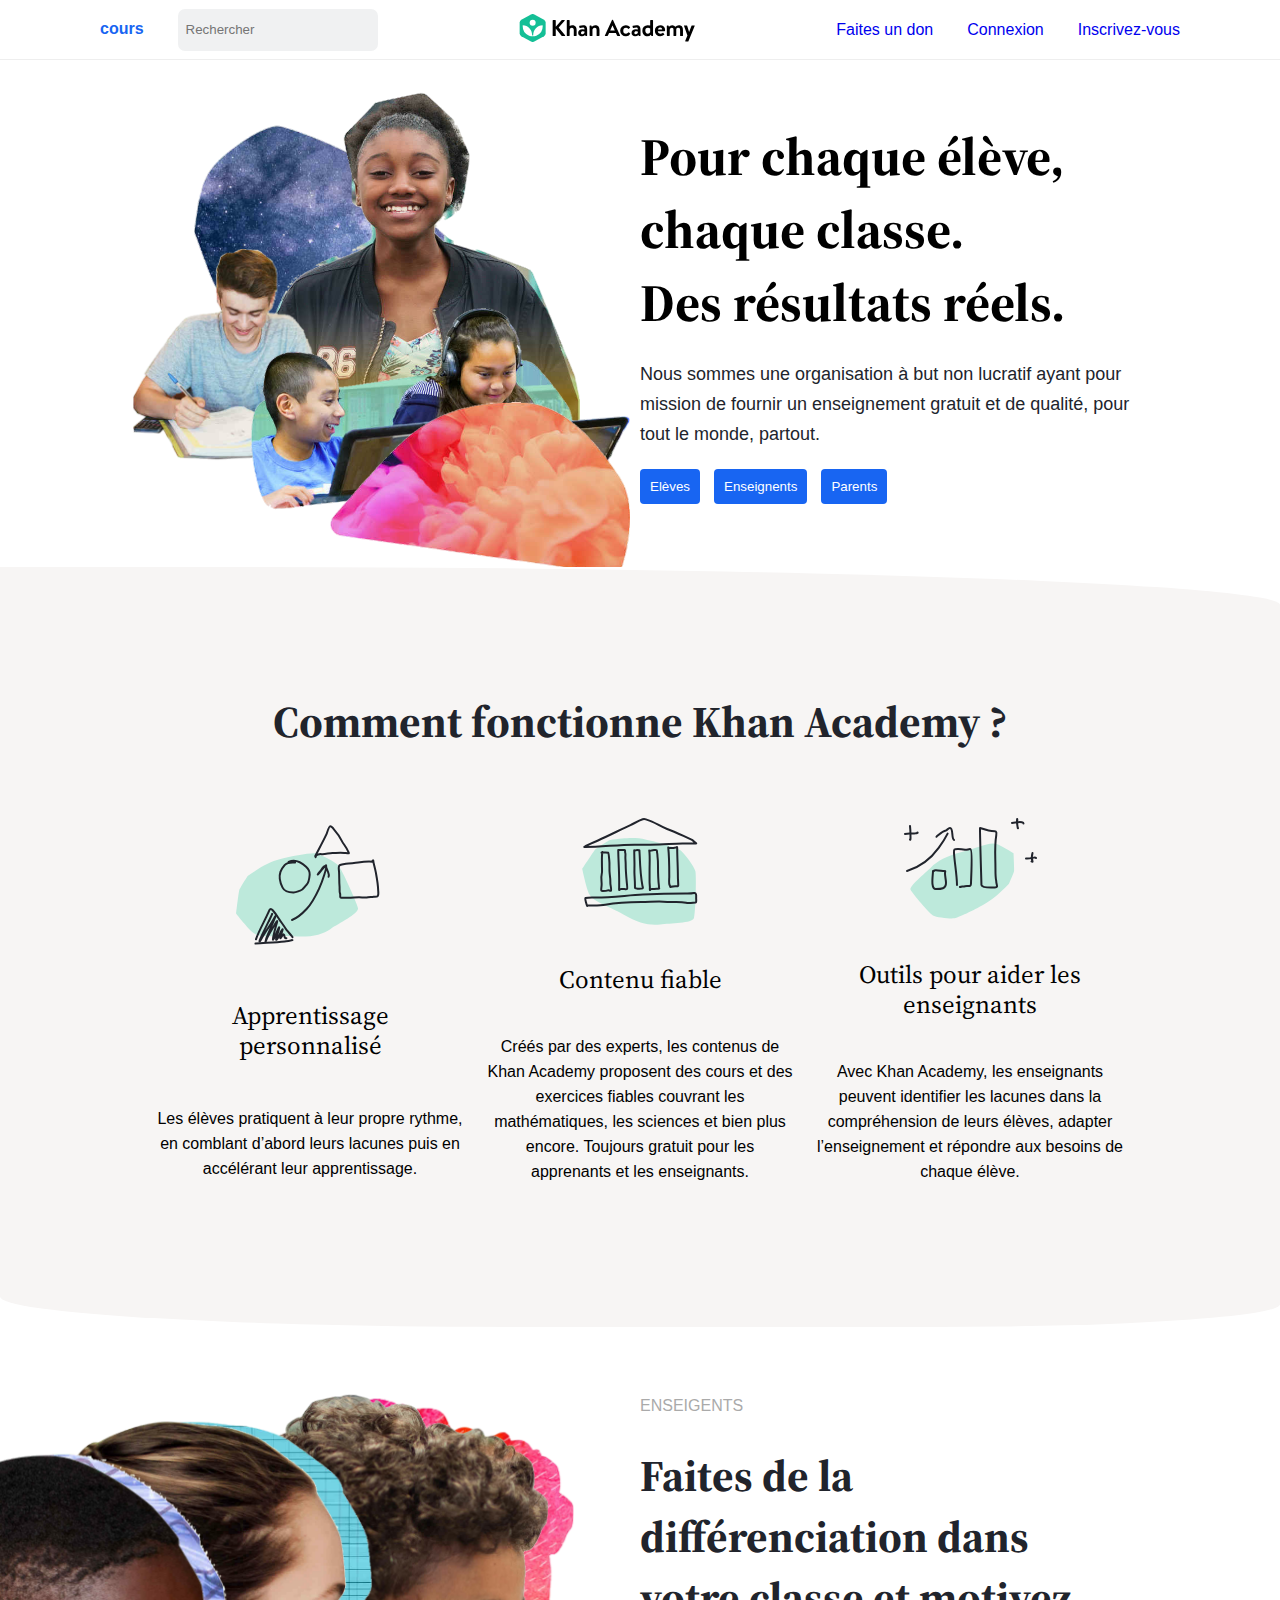
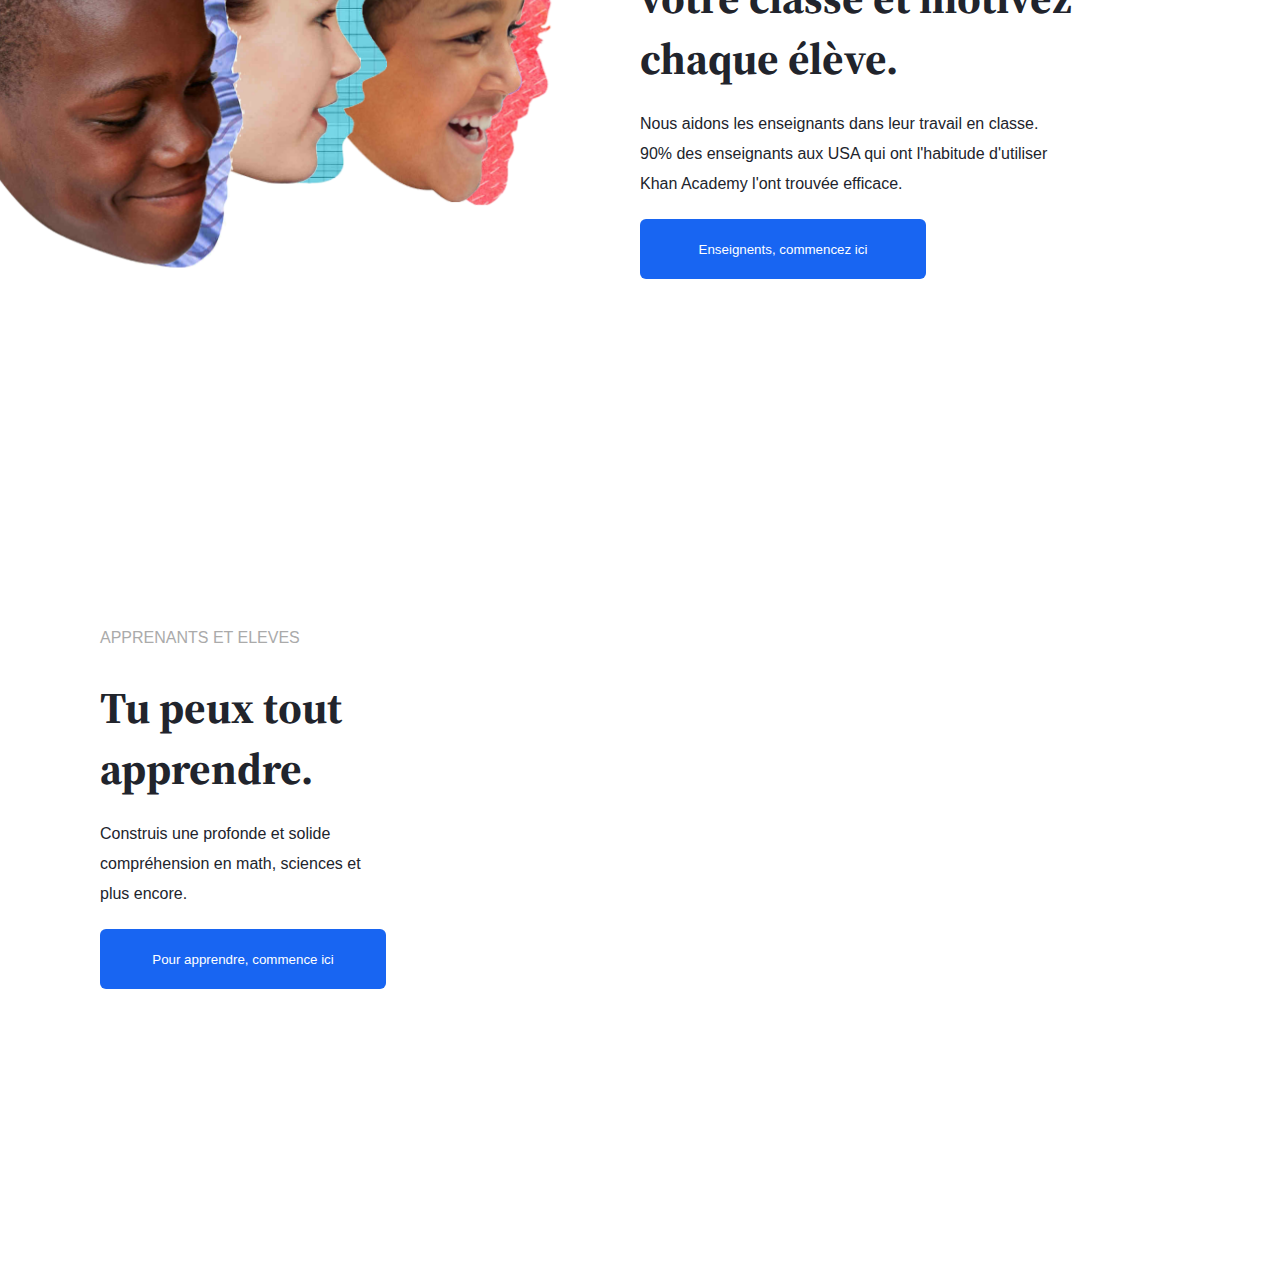
<file: index.html>
<!DOCTYPE html>
<html lang="en">
<head>

    <meta charset="UTF-8">
    <meta http-equiv="X-UA-Compatible" content="IE=edge">
    <meta name="viewport" content="width=device-width, initial-scale=1.0">
    <title>accueil</title>
    <link rel="stylesheet" href="style.css">
    <link rel="preconnect" href="https://fonts.googleapis.com">
    <link rel="preconnect" href="https://fonts.gstatic.com" crossorigin>
    <link href="https://fonts.googleapis.com/css2?family=Source+Serif+Pro:wght@200;400;600&display=swap" rel="stylesheet">
    
</head>
<body>
    <div class="menu">
        <div class="rech">
            <p>cours</p>
            <input type="text" id="champ" placeholder="Rechercher">
        </div>
        <div class="logo">
            <a href="#">
            <svg class="_1rt6g9t" aria-hidden="true" width="176px" height="28px" viewBox="0 0 176 28"><path d="M33.66,6.5A.54.54,0,0,1,34.21,6h2a.55.55,0,0,1,.55.55v6.2l5.79-6.52A.53.53,0,0,1,43,6h2.3a.48.48,0,0,1,.36.82l-6,6.75,6.43,7.69a.51.51,0,0,1-.41.81h-2.5a.55.55,0,0,1-.42-.16l-6-7.4v7a.56.56,0,0,1-.55.56h-2a.55.55,0,0,1-.55-.56Z"></path><path d="M47.78,6.45a.54.54,0,0,1,.5-.5h1.86a.52.52,0,0,1,.51.5v5.63a4.07,4.07,0,0,1,2.7-.9c3.38,0,4.3,2.34,4.3,5v5.32a.53.53,0,0,1-.51.51H55.28a.51.51,0,0,1-.5-.51V16.16c0-1.47-.67-2.36-1.93-2.36a2.18,2.18,0,0,0-2.2,1.86v5.85c0,.3-.14.51-.56.51H48.28a.52.52,0,0,1-.5-.51Z"></path><path d="M63.48,15.31a7.7,7.7,0,0,1,2,.3c0-1.35-.34-2-1.47-2a13.49,13.49,0,0,0-3,.39c-.35.12-.55-.13-.6-.45l-.23-1.2a.48.48,0,0,1,.34-.64,13.49,13.49,0,0,1,3.63-.53c3.31,0,4,1.72,4,4.62v5.71a.51.51,0,0,1-.51.51h-.78c-.18,0-.32-.07-.46-.37l-.3-.71a4.66,4.66,0,0,1-3.33,1.33,3.38,3.38,0,0,1-3.58-3.63C59.25,16.76,60.79,15.31,63.48,15.31Zm.07,4.82A2.27,2.27,0,0,0,65.45,19V17.45a4.23,4.23,0,0,0-1.56-.32c-1.22,0-1.88.57-1.88,1.51A1.4,1.4,0,0,0,63.55,20.13Z"></path><path d="M70.59,11.92a.51.51,0,0,1,.51-.51H72a.42.42,0,0,1,.44.32l.39,1a4.26,4.26,0,0,1,3.42-1.54c3.37,0,4.24,2.27,4.24,4.84v5.49A.52.52,0,0,1,80,22H78.1a.51.51,0,0,1-.51-.51V16c0-1.37-.55-2.22-1.83-2.22a2.34,2.34,0,0,0-2.3,1.65v6.06c0,.39-.16.51-.66.51H71.1a.53.53,0,0,1-.51-.51Z"></path><path d="M85.89,21.42,93,6a.4.4,0,0,1,.39-.25h.23A.39.39,0,0,1,94,6l7.07,15.45a.41.41,0,0,1-.39.6h-2a.66.66,0,0,1-.67-.46l-1.12-2.48H90.07l-1.13,2.48a.69.69,0,0,1-.66.46h-2A.4.4,0,0,1,85.89,21.42Zm9.91-4.89-2.29-5.05h-.07l-2.25,5.05Z"></path><path d="M107,11.18A5.24,5.24,0,0,1,111,13c.23.23.12.53-.11.76l-1,1.06c-.23.25-.48.13-.69-.07a2.84,2.84,0,0,0-2.11-.92,2.78,2.78,0,0,0-2.8,2.91,2.77,2.77,0,0,0,2.78,2.94,2.81,2.81,0,0,0,2.25-1.17.5.5,0,0,1,.66-.07l1,.87c.25.23.37.49.18.76a4.75,4.75,0,0,1-4.2,2.23,5.55,5.55,0,1,1,0-11.09Z"></path><path d="M116.83,15.31a7.82,7.82,0,0,1,2,.3c0-1.35-.35-2-1.47-2a13.5,13.5,0,0,0-3,.39c-.34.12-.55-.13-.59-.45l-.23-1.2a.48.48,0,0,1,.34-.64,13.49,13.49,0,0,1,3.63-.53c3.3,0,4,1.72,4,4.62v5.71a.51.51,0,0,1-.5.51h-.78c-.19,0-.32-.07-.46-.37l-.3-.71a4.68,4.68,0,0,1-3.33,1.33,3.38,3.38,0,0,1-3.58-3.63C112.61,16.76,114.15,15.31,116.83,15.31Zm.07,4.82A2.29,2.29,0,0,0,118.81,19V17.45a4.23,4.23,0,0,0-1.56-.32c-1.22,0-1.88.57-1.88,1.51A1.39,1.39,0,0,0,116.9,20.13Z"></path><path d="M128.62,11.18a7.67,7.67,0,0,1,2.55.44V6.45a.54.54,0,0,1,.5-.5h1.86a.52.52,0,0,1,.51.5V21.51a.51.51,0,0,1-.51.51h-.85c-.25,0-.41-.21-.5-.51l-.28-.83a4.55,4.55,0,0,1-3.46,1.59c-2.9,0-5.08-2.34-5.08-5.56A5.21,5.21,0,0,1,128.62,11.18Zm2.55,3.22a4.18,4.18,0,0,0-2.21-.6,2.68,2.68,0,0,0-2.64,2.91c0,1.5.85,2.94,2.51,2.94a2.43,2.43,0,0,0,2.34-1.47Z"></path><path d="M141.22,11.18a4.75,4.75,0,0,1,4.87,4.91c0,.16,0,.53-.05.69a.53.53,0,0,1-.5.48h-6.8a2.55,2.55,0,0,0,2.64,2.46,3.49,3.49,0,0,0,2.27-.78c.26-.21.53-.23.69,0l.9,1.19a.45.45,0,0,1-.05.69,6,6,0,0,1-3.95,1.45,5.37,5.37,0,0,1-5.37-5.56A5.37,5.37,0,0,1,141.22,11.18Zm2,4.2a1.94,1.94,0,0,0-2-1.83,2.11,2.11,0,0,0-2.25,1.83Z"></path><path d="M147.79,11.92a.51.51,0,0,1,.5-.51h.83a.4.4,0,0,1,.43.3l.39,1a4,4,0,0,1,3.24-1.54,3.61,3.61,0,0,1,3.17,1.61,4.53,4.53,0,0,1,3.42-1.61c3.39,0,4.2,2.16,4.2,4.91v5.42a.52.52,0,0,1-.53.51H161.6a.51.51,0,0,1-.5-.51V16c0-1.37-.51-2.22-1.84-2.22a2,2,0,0,0-2,1.1s0,.53,0,1v5.6a.52.52,0,0,1-.5.51H155a.5.5,0,0,1-.51-.51V16c0-1.37-.39-2.22-1.74-2.22a2.1,2.1,0,0,0-2,1.65v6.06a.52.52,0,0,1-.5.51h-1.86a.52.52,0,0,1-.5-.51Z"></path><path d="M165.07,12.1a.47.47,0,0,1,.46-.69h2.2a.42.42,0,0,1,.44.3l1.9,6.33h.05l2.41-6.33c.16-.28.34-.3.67-.3h2a.47.47,0,0,1,.46.69l-6.25,15.06a.53.53,0,0,1-.46.32h-2.2a.48.48,0,0,1-.46-.71l2.13-5.37Z"></path><path fill="#14bf96" d="M2.31,5.8A3.56,3.56,0,0,0,.66,8.6V19.4a3.56,3.56,0,0,0,1.65,2.8L12,27.62a3.75,3.75,0,0,0,3.3,0L25,22.2a3.56,3.56,0,0,0,1.65-2.8V8.6A3.56,3.56,0,0,0,25,5.8L15.31.38a3.75,3.75,0,0,0-3.3,0Z"></path><path fill="#ffffff" d="M23.61,11.32c-5.38,0-9.4,4.46-9.4,9.93v.23H13.13v-.23c0-5.47-4-9.91-9.42-9.93,0,.34,0,.69,0,1a9.91,9.91,0,0,0,6.4,9.32,10.47,10.47,0,0,0,3.59.64,10.64,10.64,0,0,0,3.62-.64,9.92,9.92,0,0,0,6.39-9.32C23.66,12,23.64,11.66,23.61,11.32Z"></path><circle fill="#ffffff" cx="13.66" cy="8.74" r="3"></circle></svg>
            </a>
        </div>
        <ul>
            <li><a href="#">Faites un don</a></li>
            <li><a href="page_connexion/connexion.html">Connexion</a></li>
            <li><a href="page_inscription/inscription.html">Inscrivez-vous</a></li>
        </ul>
    </div>
    <header>
        <div class="images_header">
            <div class="hd_img1">
                <!-- <img src="images/fastly-gray@2x.png"> -->
            </div>
            <div class="hd_img2">
                <img src="images/i7.png">
            </div>
            <div class="hd_img3">
                <img src="images/i2.png">
            </div>
            <div class="hd_img4">
                <img src="images/i3.png">
            </div>
            <div class="hd_img5">
                <img src="images/i4.png">
            </div>
            <div class="hd_img6">
                <img src="images/i8.png">
            </div>
        </div>

        <div class="texte_header">
            <h1>Pour chaque élève,<br> chaque classe.<br> Des résultats réels.</h1>
            <p>
              Nous sommes une organisation à but non lucratif ayant pour mission
              de fournir un enseignement gratuit et de qualité, pour tout le monde, partout.
            </p>
            <div class="header_btns">
                <button>Elèves</button>
                <button>Enseignents</button>
                <button>Parents</button>
            </div>
        </div>

    </header>
    <main>
        <section class="section1">
            <h2>Comment fonctionne Khan Academy ?</h2>
            <div class="articles">
                <article>
                    <svg fill="none" height="133" viewBox="0 0 148 133" width="148" xmlns="http://www.w3.org/2000/svg" aria-hidden="true"><path d="M11.6411 54.9121C26.4516 44.9142 33.1548 41.1105 44.5255 38.0781C55.8961 35.0457 75.6034 31.302 80.3953 32.5442C85.1872 33.7863 99.6711 41.0119 102.692 44.7422C105.704 48.4752 120.939 81.5386 122.005 87.1393C123.079 92.7304 102.891 102.317 94.6169 107.881C86.3432 113.445 75.0146 116.637 57.2285 115.332C39.4324 114.03 23.1391 118.375 15.3422 110.374C7.54523 102.373 0.0957031 92.5974 0.0957031 92.5974C0.0957031 92.5974 2.61459 71.4317 3.25604 69.2446C3.8975 67.0575 11.6411 54.9121 11.6411 54.9121Z" fill="#BDE9DB"></path><path d="M59.1245 41.5318C55.2476 41.2189 51.3263 41.029 48.6261 44.1958C47.0712 46.0196 45.2154 48.5709 44.4359 50.8804C42.6992 56.0259 44.2438 62.0221 46.5923 66.6327C48.6479 70.6683 53.57 71.5693 57.7377 71.4895C60.1365 71.4436 62.0775 70.264 64.2681 69.6478C67.3144 68.7911 68.2215 66.0232 70.3527 64.0079C72.6018 61.8812 73.4487 56.7246 73.6893 53.7431C73.9156 50.9397 72.1156 47.5738 70.0743 45.704C65.1732 41.2146 59.1245 37.7998 52.6456 41.0089" stroke="#21242c" stroke-linecap="round" stroke-linejoin="round" stroke-width="2"></path><path d="M79.203 35.1269C82.9733 27.7454 86.9671 20.5759 90.5136 13.0765C90.9934 12.062 92.8994 5.20563 94.1564 5.23301C96.3859 5.28158 97.7956 8.45705 99.0752 9.89383C101.855 13.0153 103.804 15.8379 105.65 19.5931C107.438 23.2317 110.864 26.7635 112.181 30.515C112.35 30.9977 113.43 32.319 112.539 32.2996C111.13 32.2689 109.707 32.071 108.302 31.9577C104.347 31.6384 100.427 31.9591 96.48 32.0346C92.9067 32.103 89.1875 33.4246 85.6339 33.1378C83.2825 32.948 79.4044 33.6105 79.6209 36.1639" stroke="#21242c" stroke-linecap="round" stroke-linejoin="round" stroke-width="2"></path><path d="M136.438 40.7488C131.504 40.3506 126.985 40.8084 122.101 41.5982C118.052 42.2528 113.968 42.1399 109.933 42.8456C107.94 43.1942 106.001 43.4078 104.068 44.0443C101.907 44.7556 102.901 48.5835 103.038 50.5937C103.379 55.6181 103.038 60.6377 103.55 65.656C103.741 67.5266 103.25 70.78 104.029 72.4944C104.592 73.7343 103.76 75.1709 104.461 76.4588C104.812 77.1028 109.524 76.7132 110.345 76.7664C114.547 77.0385 118.757 76.3396 122.953 76.2791C125.817 76.2378 129.273 76.8007 132.067 76.2623C133.91 75.9071 135.881 76.2258 137.729 75.8554C138.421 75.7168 141.07 75.5919 141.575 75.1625C142.904 74.0321 142.191 70.6352 142.164 69.2463C142.044 62.9737 140.794 56.7241 139.658 50.5675C139.088 47.4754 138.174 44.506 137.496 41.4473C137.284 40.4884 137.48 38.535 136.518 39.7521" stroke="#21242c" stroke-linecap="round" stroke-linejoin="round" stroke-width="2"></path><path d="M19.9468 118.307C23.1257 109.342 28.253 100.663 32.1773 91.9249C33.2352 89.5694 33.9003 86.1403 36.7247 89.2195C39.1277 91.8392 41.0579 94.9273 42.9555 97.8403C45.1733 101.245 47.8687 104.562 49.8925 108.04C50.6847 109.402 56.9362 116.025 56.4825 116.183" stroke="#21242c" stroke-linecap="round" stroke-linejoin="round" stroke-width="2"></path><path d="M19.4751 122.605C29.2042 121.809 39.0383 121.586 48.7155 120.45C50.3374 120.26 52.5931 120.303 54.0767 119.629C54.7113 119.34 57.6488 119.165 55.8814 119.022" stroke="#21242c" stroke-linecap="round" stroke-linejoin="round" stroke-width="2"></path><path d="M55.9953 98.9665C61.5715 96.9557 66.793 92.1112 70.776 87.786C76.4938 81.5771 79.5848 75.1864 83.1087 67.5738C85.3616 62.7069 86.9527 58.04 88.5539 52.9366C88.9366 51.7166 90.9761 45.3862 90.0076 44.2476C89.8237 44.0314 83.394 51.7607 82.9511 52.2615C79.4568 56.2133 84.6788 49.7212 85.3571 48.6935C85.7607 48.082 88.1415 44.6032 89.1675 44.988C90.2045 45.377 91.4713 49.674 91.8837 50.6973C92.6979 52.7175 93.3524 53.735 92.589 55.7704" stroke="#21242c" stroke-linecap="round" stroke-linejoin="round" stroke-width="2"></path><path d="M32.9872 99.945C34.1191 97.5945 36.2449 92.8447 36.2449 92.8447C36.2449 92.8447 30.6658 104.576 27.7684 110.401C26.6236 112.703 25.4478 115 24.5208 117.377C24.1397 118.354 22.9012 121.077 23.828 120.417C24.6393 119.839 25.1032 118.129 25.5911 117.359C27.2532 114.734 28.7495 112.031 30.5049 109.451C33.513 105.029 36.4664 100.655 38.8765 95.9647C41.5024 90.8548 34.8641 106.605 32.5744 111.835C31.3995 114.519 29.7781 117.532 29.5418 120.46C29.448 121.622 30.447 118.274 30.9726 117.207C33.5761 111.921 36.8067 106.881 39.8971 101.8C40.1109 101.448 41.6488 98.8629 41.1153 100.873C40.2575 104.105 39.2562 107.303 38.4943 110.556C37.8898 113.137 36.9443 115.988 36.9213 118.65C36.9125 119.676 39.166 115.15 39.4155 114.542C40.3125 112.357 41.0361 110.11 42.18 108.008C42.5094 107.403 43.3805 105.028 43.1596 106.958C42.7228 110.773 38.1731 121.266 40.9528 118.285C43.6455 115.397 43.8389 111.108 46.5927 108.155C47.1742 107.532 43.8818 117.22 44.3134 117.301C44.9121 117.413 47.332 111.382 48.1813 114.036C48.5718 115.256 48.4389 117.545 50.3897 117.164" stroke="#21242c" stroke-linecap="round" stroke-linejoin="round" stroke-width="2"></path></svg>
                        <p class="titre-article">Apprentissage <br> personnalisé</p>
                        <p class="desc">Les élèves pratiquent à leur propre rythme, en comblant d’abord leurs lacunes puis en accélérant leur apprentissage.</p>
                </article>
                <article>
                    <svg fill="none" height="107" viewBox="0 0 116 107" width="116" xmlns="http://www.w3.org/2000/svg" aria-hidden="true"><path d="M27.256 22.1812C44.9618 19.7703 52.6561 19.326 64.1947 21.639C75.7332 23.9519 95.0623 29.3166 98.8096 32.5512C102.557 35.7857 112.347 48.6752 113.406 53.3575C114.454 58.0377 113.483 94.4293 111.961 99.9236C110.45 105.413 88.1031 105.075 78.2213 106.403C68.3394 107.731 56.7681 105.579 41.3961 96.5374C26.014 87.4939 9.48015 84.1796 6.02926 73.5542C2.57836 62.9289 0.224609 50.8655 0.224609 50.8655C0.224609 50.8655 11.8506 33.0002 13.3937 31.3228C14.9369 29.6454 27.256 22.1812 27.256 22.1812Z" fill="#BDE9DB"></path><path d="M3.10477 29C19.6435 29 35.7341 26.6301 52.3437 26.6301C60.7588 26.6301 69.2873 26.9057 77.6901 26.5972C85.2871 26.3183 92.7322 25.4452 100.371 25.4452C104.991 25.4452 109.611 25.4452 114.232 25.4452C114.27 25.4452 112.928 24.198 112.584 23.9641C111.391 23.1538 110.996 22.2341 109.531 21.5942C101.323 18.0108 93.8847 13.9113 85.105 10.9299C78.1519 8.56872 72.5479 3.86503 65.235 1.87837C63.2657 1.34339 62.7653 0.577586 60.6794 1.28591C56.4204 2.7322 52.3944 5.25107 48.4666 7.07888C37.5129 12.1762 27.0163 17.4932 15.9961 22.4829C11.396 24.5657 6.18023 26.3188 2.23242 29" stroke="#21242c" stroke-linecap="round" stroke-linejoin="round" stroke-width="2"></path><path d="M20.3308 34C19.6149 38.81 19.9647 43.8153 19.9647 48.6697C19.9647 51.1548 20.3858 54.0472 19.6799 56.4617C18.6518 59.9784 20.041 64.3525 19.5782 67.9708C19.4206 69.2032 19.2324 70.2964 19.2324 71.5687C19.2324 73.0443 19.4389 72.9999 20.9003 72.9999C22.3507 72.9999 24.5097 72.934 25.8226 72.3638C26.9279 71.8837 28.0649 73.1413 29.1177 72.5625C29.6043 72.2951 28.3855 66.525 28.3855 65.6451C28.3855 62.5617 28.215 59.2351 27.7346 56.1834C27.0149 51.6116 27.8531 46.8329 27.2668 42.2492C27.193 41.6726 26.7466 34.8458 26.3515 34.7355C24.3044 34.1639 17.8357 34.7156 19.9647 34.7156" stroke="#21242c" stroke-linecap="round" stroke-linejoin="round" stroke-width="2"></path><path d="M36.2324 32.06C36.3766 42.3293 37.1631 52.5206 37.1631 62.7996C37.1631 64.9485 37.1631 67.0974 37.1631 69.2463C37.1631 69.9832 36.9494 71.303 37.1803 71.9887C37.2138 72.088 37.6096 71.5013 37.7835 71.477C38.1885 71.4205 38.4622 71.1087 38.8865 71.1087C40.1216 71.1087 41.3568 71.1087 42.5919 71.1087C43.1405 71.1087 44.6288 71.4117 45.0564 70.904C45.5543 70.3127 44.8463 64.9953 44.7634 64.1298C44.1962 58.2018 43.6777 52.0224 43.6777 46.0585C43.6777 43.7479 43.3674 41.5318 43.3674 39.223C43.3674 38.0915 43.6948 36.0659 43.2985 35.007C42.9754 34.1437 43.1034 33.3599 43.0572 32.4283C43.0251 31.7805 41.539 32.06 41.127 32.06C39.5989 32.06 35.0145 32.06 36.5426 32.06" stroke="#21242c" stroke-linecap="round" stroke-linejoin="round" stroke-width="2"></path><path d="M67.2324 32.4665C68.0927 38.6829 67.5571 45.3041 67.5571 51.5866C67.5571 55.5077 67.5571 59.4287 67.5571 63.3498C67.5571 65.3704 67.7913 67.318 67.8817 69.2904C67.8996 69.6797 67.6241 71.6847 67.8817 71.9656C68.05 72.1492 68.18 71.5437 68.3867 71.4148C68.889 71.1018 69.2503 71.0608 69.8296 71.0608C71.4577 71.0608 73.0444 70.7067 74.6992 70.7067C75.1332 70.7067 76.8958 70.9861 77.2242 70.628C77.2868 70.5597 76.9717 70.0139 76.9717 69.8215C76.9717 69.0543 77.003 68.2813 76.8995 67.52C76.0497 61.2638 75.9978 54.454 75.9978 48.1245C75.9978 45.4328 76.0255 42.2892 75.601 39.6267C75.339 37.9837 75.5428 36.2536 75.096 34.6697C74.8749 33.8861 75.2754 32.8275 74.6271 32.1912C74.2419 31.8131 72.5076 32.1125 72.0299 32.1125C71.185 32.1125 67.898 32.6525 68.2063 32.8206" stroke="#21242c" stroke-linecap="round" stroke-linejoin="round" stroke-width="2"></path><path d="M86.2324 29.5745C87.3358 39.3115 87.2669 49.143 87.2669 58.9306C87.2669 61.0865 86.5267 65.846 87.8799 67.6022C88.4073 68.2865 87.6406 69.5033 89.1826 68.7757C90.5606 68.1253 92.5152 68.2387 94.0102 68.2387C94.8629 68.2387 96.2324 68.6459 96.2324 67.5028C96.2324 64.3912 95.8876 61.3416 95.8876 58.2146C95.8876 48.8145 95.1979 39.4862 95.1979 30.1115C95.1979 28.8976 95.1297 28.765 94.1635 29.296C93.4559 29.6849 92.3592 29.7322 91.5772 29.9126C90.0625 30.2621 85.3703 29.9325 86.9221 29.9325" stroke="#21242c" stroke-linecap="round" stroke-linejoin="round" stroke-width="2"></path><path d="M5.16015 88C4.98272 87.5314 2.48815 80.3312 3.45391 80.0536C6.68186 79.1257 10.8663 79.5275 14.1867 79.5275C29.7521 79.5275 45.3393 77.328 60.8883 76.5649C74.9331 75.8756 89.1866 75.5405 103.242 75.5405C106.191 75.5405 109.099 75.6983 111.911 75.0698C114.784 74.4273 114.14 78.3854 114.14 80.2474C114.14 81.0139 114.55 84.4577 113.644 84.5113C110.497 84.6976 107.055 85.3839 103.957 84.7605C97.8032 83.5222 91.4937 84.5103 85.2987 83.9022C76.7547 83.0636 67.8792 84.0129 59.2647 84.0129C47.3922 84.0129 34.9335 84.5755 23.2409 86.754C17.7963 87.7684 1.10916 87.5016 6.64624 87.5016" stroke="#21242c" stroke-linecap="round" stroke-linejoin="round" stroke-width="2"></path><path d="M52.2324 32.25C52.2324 36.9047 52.4427 41.5485 52.4824 46.1944C52.5127 49.737 52.2682 53.3394 52.4963 56.875C52.7655 61.0467 52.9824 65.3316 52.9824 69.5C52.9824 70.619 53.4622 69.9812 54.2324 70.3056C55.0807 70.6627 56.6824 70.75 57.6074 70.75C58.4799 70.75 59.233 70.5 60.1074 70.5C61.5539 70.5 60.6452 68.9725 60.4269 67.75C58.6885 58.0152 58.0845 48.0529 57.7324 38.1944C57.6648 36.3019 57.4546 34.1138 57.4546 32.3889C57.4546 32.3417 55.3578 32 55.1213 32C54.1288 32 53.5867 32.4652 52.7324 32.75" stroke="#21242c" stroke-linecap="round" stroke-linejoin="round" stroke-width="2"></path></svg>
                        <p class="titre-article">Contenu fiable</p>
                        <p class="desc">Créés par des experts, les contenus de Khan Academy proposent des cours et des exercices fiables couvrant les mathématiques, les sciences et bien plus encore. Toujours gratuit pour les apprenants et les enseignants.</p>
                </article>
                <article>
                    <svg fill="none" height="101" viewBox="0 0 133 101" width="133" xmlns="http://www.w3.org/2000/svg" aria-hidden="true"><path d="M104.991 65.7341C93.7893 76.9591 88.6184 81.5151 79.3678 86.7574C70.1172 91.9997 53.8726 99.9862 49.6212 100.363C45.3698 100.741 32.0332 99.3573 28.9398 97.4526C25.8545 95.5433 8.25927 75.5772 6.56742 71.7904C4.87004 68.0128 20.7057 55.6499 26.9665 49.3945C33.2272 43.1391 42.4197 37.7923 57.7367 33.9891C73.0619 30.1814 86.3172 22.6696 94.0725 26.403C101.828 30.1364 109.536 35.2532 109.536 35.2532C109.536 35.2532 110.358 51.3131 110.118 53.0745C109.879 54.8358 104.991 65.7341 104.991 65.7341Z" fill="#BDE9DB"></path><path d="M28.9993 52.9999C28.9993 56.9906 26.3468 70.9999 31.7771 70.9999C37.0189 70.9999 42.1431 70.9593 41.9993 64.7777C41.9239 61.5363 40.9993 58.5037 40.9993 55.2221C40.9993 53.1652 42.1866 52.9999 39.9993 52.9999C37.9506 52.9999 29.0997 51.2006 29.9993 52.9999" stroke="#21242c" stroke-linecap="round" stroke-linejoin="round" stroke-width="2"></path><path d="M53.0003 67C52.8454 56.4706 50.5873 44.9793 50.0003 35C49.7798 31.2521 50.2085 31 54.0003 31C56.4992 31 58.5731 31.2384 61.0003 31.7778C62.7628 32.1695 65.1344 30.7923 66.4447 31.1667C68.8717 31.8601 67.0003 60.6232 67.0003 65.5C67.0003 69.3799 63.9794 67.5212 61.0003 68.2222C59.8558 68.4915 53.3415 69 57.0003 69" stroke="#21242c" stroke-linecap="round" stroke-linejoin="round" stroke-width="2"></path><path d="M76.0537 9.94443C75.6903 9.86369 77.2844 60.04 77.4426 67C78.5 70.5 88.356 69.5 90.9426 69.5C94.8281 69.5 92.2204 67 92.2204 63C91.4426 60 91.4426 51.8609 91.4426 49.9444C91.4426 39.3346 90.3984 28.1428 92.2204 17.6667C93.0216 13.0593 91.8891 13 87.6648 13C83.7376 13 79.8354 10.7848 76.0537 9.94443Z" stroke="#21242c" stroke-linecap="round" stroke-linejoin="round" stroke-width="2"></path><path d="M3 53C16.924 48.8228 26.2875 41.5192 34.6726 29.9091C37.8596 25.4963 41.2098 20.3736 43.6082 15.5768" stroke="#21242c" stroke-linecap="round" stroke-linejoin="round" stroke-width="2"></path><path d="M32.4609 18.762C34.839 16.8119 38.5625 12.7983 42.0158 12.3921C43.3924 12.2301 44.1329 9.89979 45.997 10.0034C49.5903 10.203 47.2402 20.5779 49.9782 21.9469" stroke="#21242c" stroke-linecap="round" stroke-linejoin="round" stroke-width="2"></path><path d="M128.5 35C127.805 37.5491 127.329 40.4822 128.389 43C128.835 44.0603 128.122 43.9144 127.5 43.5" stroke="#21242c" stroke-linecap="round" stroke-linejoin="round" stroke-width="2"></path><path d="M122 40.4999C124.832 40.8539 127.154 40.1579 129.889 39.611C130.832 39.4224 131.412 39.4119 132 39.9999" stroke="#21242c" stroke-linecap="round" stroke-linejoin="round" stroke-width="2"></path><path d="M113 4.89258C113.559 1.88669 113 -1.49795 113 3.69813C113 5.78968 114 11.9841 114 9.89258" stroke="#21242c" stroke-linecap="round" stroke-linejoin="round" stroke-width="2"></path><path d="M108 4.8928C109.505 4.6419 119.5 2.9771 119.5 5.3928" stroke="#21242c" stroke-linecap="round" stroke-linejoin="round" stroke-width="2"></path><path d="M6 8C6.456 11.591 6.5 15.1398 6.5 18.75C6.5 19.1839 6.64387 22.7877 6 21.5" stroke="#21242c" stroke-linecap="round" stroke-linejoin="round" stroke-width="2"></path><path d="M1 16C4.60253 15.052 8.06366 16.0195 11.6111 15.3889C12.1851 15.2868 14.0563 15.0563 13.5 14.5" stroke="#21242c" stroke-linecap="round" stroke-linejoin="round" stroke-width="2"></path></svg>
                        <p class="titre-article">Outils pour aider les <br> enseignants</p>
                        <p class="desc">Avec Khan Academy, les enseignants peuvent identifier les lacunes dans la compréhension de leurs élèves, adapter l’enseignement et répondre aux besoins de chaque élève.</p>
                </article>
                
            </div>
        </section>
        <section class="section2">
            <div class="imgs">
                <div class="img1">
                    <img src="images/f3.png" alt="">
                </div>
                <div class="img2">
                    <img src="images/f6.png" alt="">
                </div>
                <div class="img3">
                    <img src="images/f5.png" alt="">
                </div>
                <div class="img4">
                    <img src="images/f2.png" alt="">
                </div>
                <div class="img5">
                    <img src="images/f1.png" alt="">
                </div>
                <div class="img6">
                    <img src="images/f4.png" alt="">
                </div>
            </div>

            <div class="texte">
                <p class="para">ENSEIGENTS</p>
                <h2>Faites de la <br> différenciation dans <br> votre classe et motivez <br> chaque élève.</h2>

                <p class="para2">
                    Nous aidons les enseignants dans leur travail en classe. 90% des enseignants aux USA qui ont l'habitude d'utiliser Khan Academy l'ont trouvée efficace.
                </p>

                <button>Enseignents, commencez ici</button>

            </div>
    
        </section>
        <section class="section2 ss2">

            <div class="texte">
                <p class="para">APPRENANTS ET ELEVES</p>
                <h2>Tu peux tout <br> apprendre.</h2>

                <p class="para2">
                    Construis une profonde et solide compréhension en math, sciences et plus encore.
                </p>

                <button>Pour apprendre, commence ici</button>

            </div>

            <div class="imgs">
                
            </div>

        </section>
    </main>
</body>
</html>
</file>
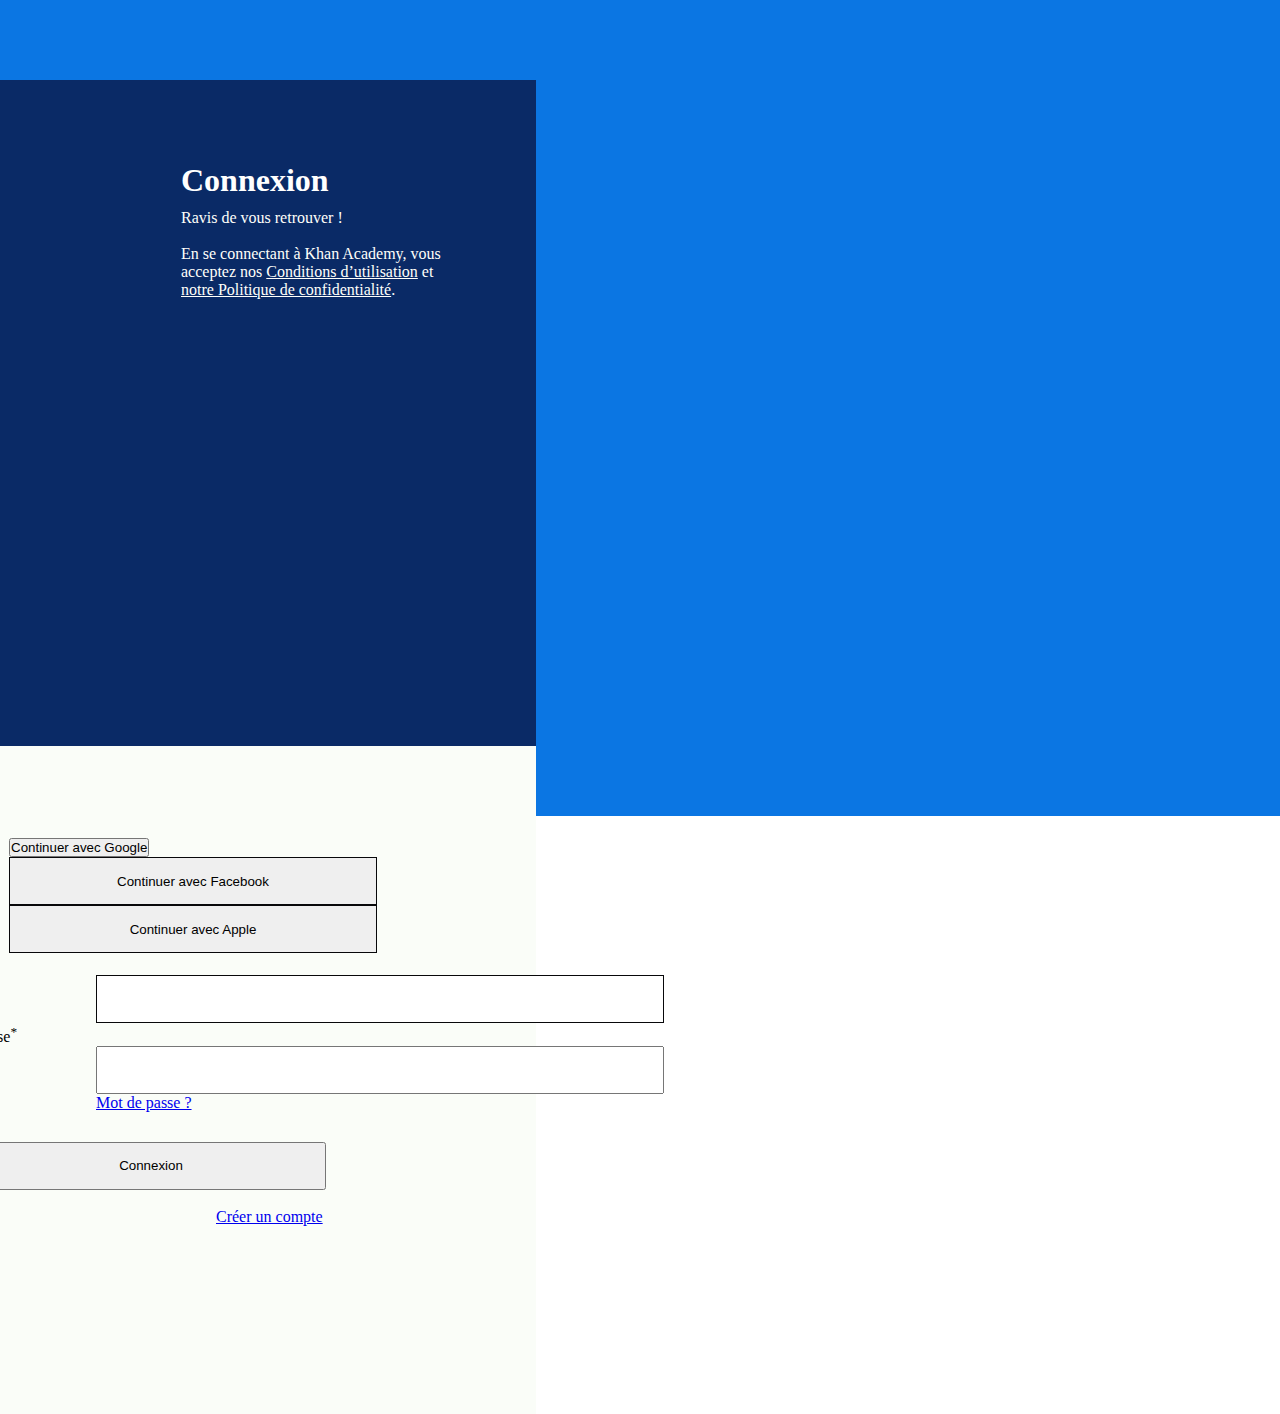
<file: page_inscription/inscription.html>
<!doctype html>
<html lang="en">
  <head>
    <!-- Required meta tags -->
    <meta charset="utf-8">
    <meta name="viewport" content="width=device-width, initial-scale=1">
    <link rel="stylesheet" href="styles/style.css">
    <link rel="preconnect" href="https://fonts.googleapis.com">
    <link rel="preconnect" href="https://fonts.gstatic.com" crossorigin>
    <link href="https://fonts.googleapis.com/css2?family=Source+Serif+Pro:wght@200;400;600&display=swap" rel="stylesheet">

    <!-- Bootstrap CSS -->
    <link href="https://cdn.jsdelivr.net/npm/bootstrap@5.1.3/dist/css/bootstrap.min.css" rel="stylesheet" integrity="sha384-1BmE4kWBq78iYhFldvKuhfTAU6auU8tT94WrHftjDbrCEXSU1oBoqyl2QvZ6jIW3" crossorigin="anonymous">

    <title>Page inscription</title>
  </head>
  <body>
    <div class="container-fluid do">
      <div class="row justify-content-start la">
        <div class="col-sm-5 col-md-5 offset-md-1 col-lg-5 me">
          <div class="mum">
            <h1>Connexion</h1>
            <br>
            <p>Ravis de vous retrouver ! 
              <br> 
              <br>
              En se connectant à Khan Academy, vous<br>acceptez nos <a href="https://fr.khanacademy.org/about/tos"> Conditions d’utilisation</a> et <a href="https://fr.khanacademy.org/about/privacy-policy">notre Politique de confidentialité</a>.</p>
          </div>
         
        </div>
        <div class="col-sm-5 col-md-4 offset-md-1 col-lg-5 offset-lg-0 re">
         <div class="peace">
          <div class="d-grid gap-2 col-6 mx-auto dig">
            <button class="btn btn-light tik1" type="button">Continuer avec Google</button>
            <button class="btn btn-light tik2" type="button">Continuer avec Facebook</button>
            <button class="btn btn-light tik3" type="button">Continuer avec Apple</button>
          </div>
          <div class="peace1">
            <label for="inputPassword" class="col-sm-2 col-form-label tik5">Identifiant<sup>*</sup></label>
            <div class="col-sm-12">
            <input type="password" class="form-control tik4" id="inputPassword">
           </div>
          </div>
          <div class="peace2">
            <label for="inputPassword" class="col-sm- col-form-label tik5">Mot de passe<sup>*</sup></label>
            <div class="col-sm-12">
            <input type="password" class="form-control tik5" id="inputPassword"> <br>
            <div class="tik6">
            <a href="https://fr.khanacademy.org/forgotpw">Mot de passe ?</a>
            </div>
            <div class="d-grid gap-1 col-4 mx-auto">
              <button class="btn btn-secondary tik7" type="button">Connexion</button>
            </div>
            <br>
            <div class="tik8">
              <a href="https://fr.khanacademy.org/signup">Créer un compte</a>
              </div>
           </div>
          </div>
         </div>
        </div>
      </div>
    </div>

    <!-- Optional JavaScript; choose one of the two! -->

    <!-- Option 1: Bootstrap Bundle with Popper -->
    <script src="https://cdn.jsdelivr.net/npm/bootstrap@5.1.3/dist/js/bootstrap.bundle.min.js" integrity="sha384-ka7Sk0Gln4gmtz2MlQnikT1wXgYsOg+OMhuP+IlRH9sENBO0LRn5q+8nbTov4+1p" crossorigin="anonymous"></script>

    <!-- Option 2: Separate Popper and Bootstrap JS -->
    <script src="https://cdn.jsdelivr.net/npm/@popperjs/core@2.10.2/dist/umd/popper.min.js" integrity="sha384-7+zCNj/IqJ95wo16oMtfsKbZ9ccEh31eOz1HGyDuCQ6wgnyJNSYdrPa03rtR1zdB" crossorigin="anonymous"></script>
    <script src="https://cdn.jsdelivr.net/npm/bootstrap@5.1.3/dist/js/bootstrap.min.js" integrity="sha384-QJHtvGhmr9XOIpI6YVutG+2QOK9T+ZnN4kzFN1RtK3zEFEIsxhlmWl5/YESvpZ13" crossorigin="anonymous"></script>
  </body>
</html>
</file>
<file: style.css>
*,::before,::after{
    margin: 0;
    padding: 0;
    box-sizing: border-box;
}
body{
    min-height: 100vh;
}
.menu{
    width: 100%;
    height: 60px;
    padding: 0 100px;
    display: flex;
    justify-content: space-between;
    align-items: center;
    border-bottom: 1px solid #eee;
}
.rech > *{
    display: inline-block;
    margin-right: 30px;
}
.rech input{
    width: 200px;
    height: 42px;
    border: none;
    border-radius: 7px;
    padding-left: 8px;
    background-color: #f0f1f2;
}
.rech p{
    color: #1865F2;
    font-family: sans-serif;
    font-weight: bold;
}
.menu li{
    list-style: none;
    display: inline-block;
    margin-left: 30px;
}
.menu a{
    text-decoration: none;
    font-family: sans-serif;
}
header{
    width: 100%;
    height: 507px;
    display: grid;
    grid-template-columns: repeat(2,1fr);
    /* background-color: royalblue; */
    overflow: hidden;
}
.texte_header{
    padding-top: 60px;
}
header h1{
    font-family: 'Source Serif Pro';
    font-size: 53px;
}
header p{
    color: #21242c;
    font-size: 18px;
    font-family: 'Lato', sans-serif;
    line-height: 30px;
    width: 79%;
    margin: 20px 0;
}
.header_btns{
    margin: 20px 0;
}
.header_btns button{
    margin-right: 10px;
    padding: 10px;
    border-radius: 4px;
    border: none;
    background-color: #1865F2;
    color: #FFF;
    font-weight: 500;
}
.images_header{
    position: relative;
}
.images_header > div{
    position: absolute;
}
.images_header > div > img{
    width: 100%;
   
}
.hd_img6{
    width: 310px;
    height: 165px;
    /* background-color: rgb(97, 80, 59); */
    right: 10px;
    bottom: 0;
}
.hd_img5{
    width: 390px;
    height: 209px;
    right: 10px;
    bottom: 50px;
    /* background-color: brown; */
}
.hd_img4{
    width: 207px;
    height: 228px;
    right: 300px;
    bottom: 90px;
    /* background-color: darkorange; */
}
.hd_img3{
    width: 317px;
    height: 341px;
    right: 60px;
    top: 20px;
}
.hd_img2{
    width: 500px;
    height: 219px;
    left: 100px;
    top: 20px;
    /* background-color: darkcyan; */
}
.section1{
    width: 100%;
    height: 760px;
    padding: 100px 0;
    background-color: #f7f5f4;
    display: flex;
    flex-direction: column;
    justify-content: space-around;
    align-items: center;
    border-radius: 10% 82% 27% 41% / 0% 5% 3% 4%;
}
.section1 > h2{
    font-size: 44px;
    font-family: 'Source Serif Pro';
    color: #21242c;
}
.section1 article{
    width: 310px;
    min-height: 405px;
    display: flex;
    flex-direction: column;
    justify-content: space-around;
    align-items: center;
    margin: 0 10px;
}
.articles{
    display: flex;
}
.titre-article{
    font-size: 25px;
    font-family: 'Source Serif Pro';
    text-align: center;
    line-height: 30px;
}
.desc{
    font-size: 16px;
    text-align: center;
    font-family: sans-serif;
    line-height: 25px;
}
.section2{
    display: grid;
    grid-template-columns: 1fr 1fr;
    width: 100%;
    height: 572px;
    margin: 0 74px 200px 0;
}
.section2 > div{
    position: relative;
}
.section2 .imgs > div{
    position: absolute;
    width: 328px;
    height: 457px;
}
.section2 img{
    width: 100%;
}
.imgs .img6{
    left: 0;
    top: 60%;
    transform: translate(-31%,-50%);
}
.imgs .img5{
    left: 0;
    top: 60%;
    transform: translate(-25%,-50%);
}
.imgs .img4{
    left: 0;
    top: 60%;
    transform: translate(10%,-57%);
}
.imgs .img3{
    left: 0;
    top: 60%;
    transform: translate(18%,-57%);
}
.imgs .img2{
    left: 0;
    top: 60%;
    transform: translate(67%,-63%);
}
.imgs .img1{
    left: 0;
    top: 60%;
    transform: translate(75%,-62%);
}
.section2 .texte{
    padding: 40px 0;
}
.section2 .texte h2{
    font-size: 44px;
    font-family: 'Source Serif Pro';
    color: #21242c;
}
.section2 .texte .para{
    margin: 30px 0;
    font-family: "Lato", sans-serif;
    color: #aaa;
    font-weight: 200;
}
.section2 .texte .para2{
    width: 66%;
    line-height: 30px;
    margin: 20px 0;
    color: #21242c;
    font-family: "Lato", sans-serif;
}
.section2 .texte button{
    padding: 20px;
    width: 286px;
    height: 60px;
    border: none;
    color: #fff;
    background-color: #1865f2;
    border-radius: 6px;
}
.ss2 .texte{
    padding: 100px;
}
</file>
<file: page_inscription/styles/style.css>
*,::before,::after{
    margin: 0;
    padding: 0;
    box-sizing: border-box;
}
.do{
background-color: #0b76e3;
width: 1349px;
height: 816px;

}

.me{
    padding: 82px;
    background-color: #0a2a66;
    width: 536px;
    height: 666px;
    position: relative;
    top: 80px;  
 }
 .mum h1{
    color: #ffffff;
    width: 169px;
    height: 29px;
    position: relative; 
    margin-left: 99px;  
    }
.mum p{
    color: #fffffa;
    margin-left: 99px;   
}
.mum p a{
    color: #fffffa;   
}
 .re{
    background-color: #fafdf8;
    width: 536px;
    height: 668px;
    position: relative;
    top: 80px;
    }
.dad{
    width: 370px;
    height: 507px;
    background-color: aqua;
    position: relative;
    padding:85px ;
    top: 92px;
    margin-right: 0px;
    }
.mixt{
    width: 40px;
    height: 50px;
}
.peace{
    padding: 92px;
    transform: translateX(-83px);
    position: relative;
    
}
.tik1:hover{
    width: 368px;
    height: 48px;
    border: 4px solid rgb(8, 8, 10);
    border-radius: 5px solid rgb(8, 8, 10);
    background: #21242c14;
    padding: 0px 20px;
    background-color: #a2a3a2;

}

.tik2{
    width: 368px;
    height: 48px;
    border: 1px solid rgb(8, 8, 10);
    border-radius: 5px solid rgb(8, 8, 10);
}

.tik3{
    width: 368px;
    height: 48px;
    border: 1px solid rgb(8, 8, 10);
    border-radius: 5px solid rgb(8, 8, 10);
}
.peace1{
    padding: 0px;
    transform: translateX(-83px);
    position: relative;
}
.tik4 {
    width: 568px;
    height: 48px;
    border: 1px solid rgb(8, 8, 10);
    border-radius: 5px solid rgb(8, 8, 10);
    transform: translateX(170px);
    position: relative;
    
}
.tik5{
    width: 568px;
    height: 48px;
    border-radius: 5px solid rgb(8, 8, 10);
    transform: translateX(170px);
    position: relative;
    
}
.peace2{
    padding: 0px;
    transform: translateX(-83px);
    position: relative;
}
.tik6{
    width: 568px;
    height: 48px;
    border-radius: 5px solid rgb(8, 8, 10);
    transform: translateX(170px);
    position: relative;
}
.tik7{
    width: 350px;
    height: 48px;
    border-radius: 5px solid rgb(8, 8, 10);
    position: relative;
    margin-left: 50px;
}
.tik8{
    width: 568px;
    height: 48px;
    border-radius: 5px solid rgb(8, 8, 10);
    position: relative;
    margin-left: 290px;
}
</file>
